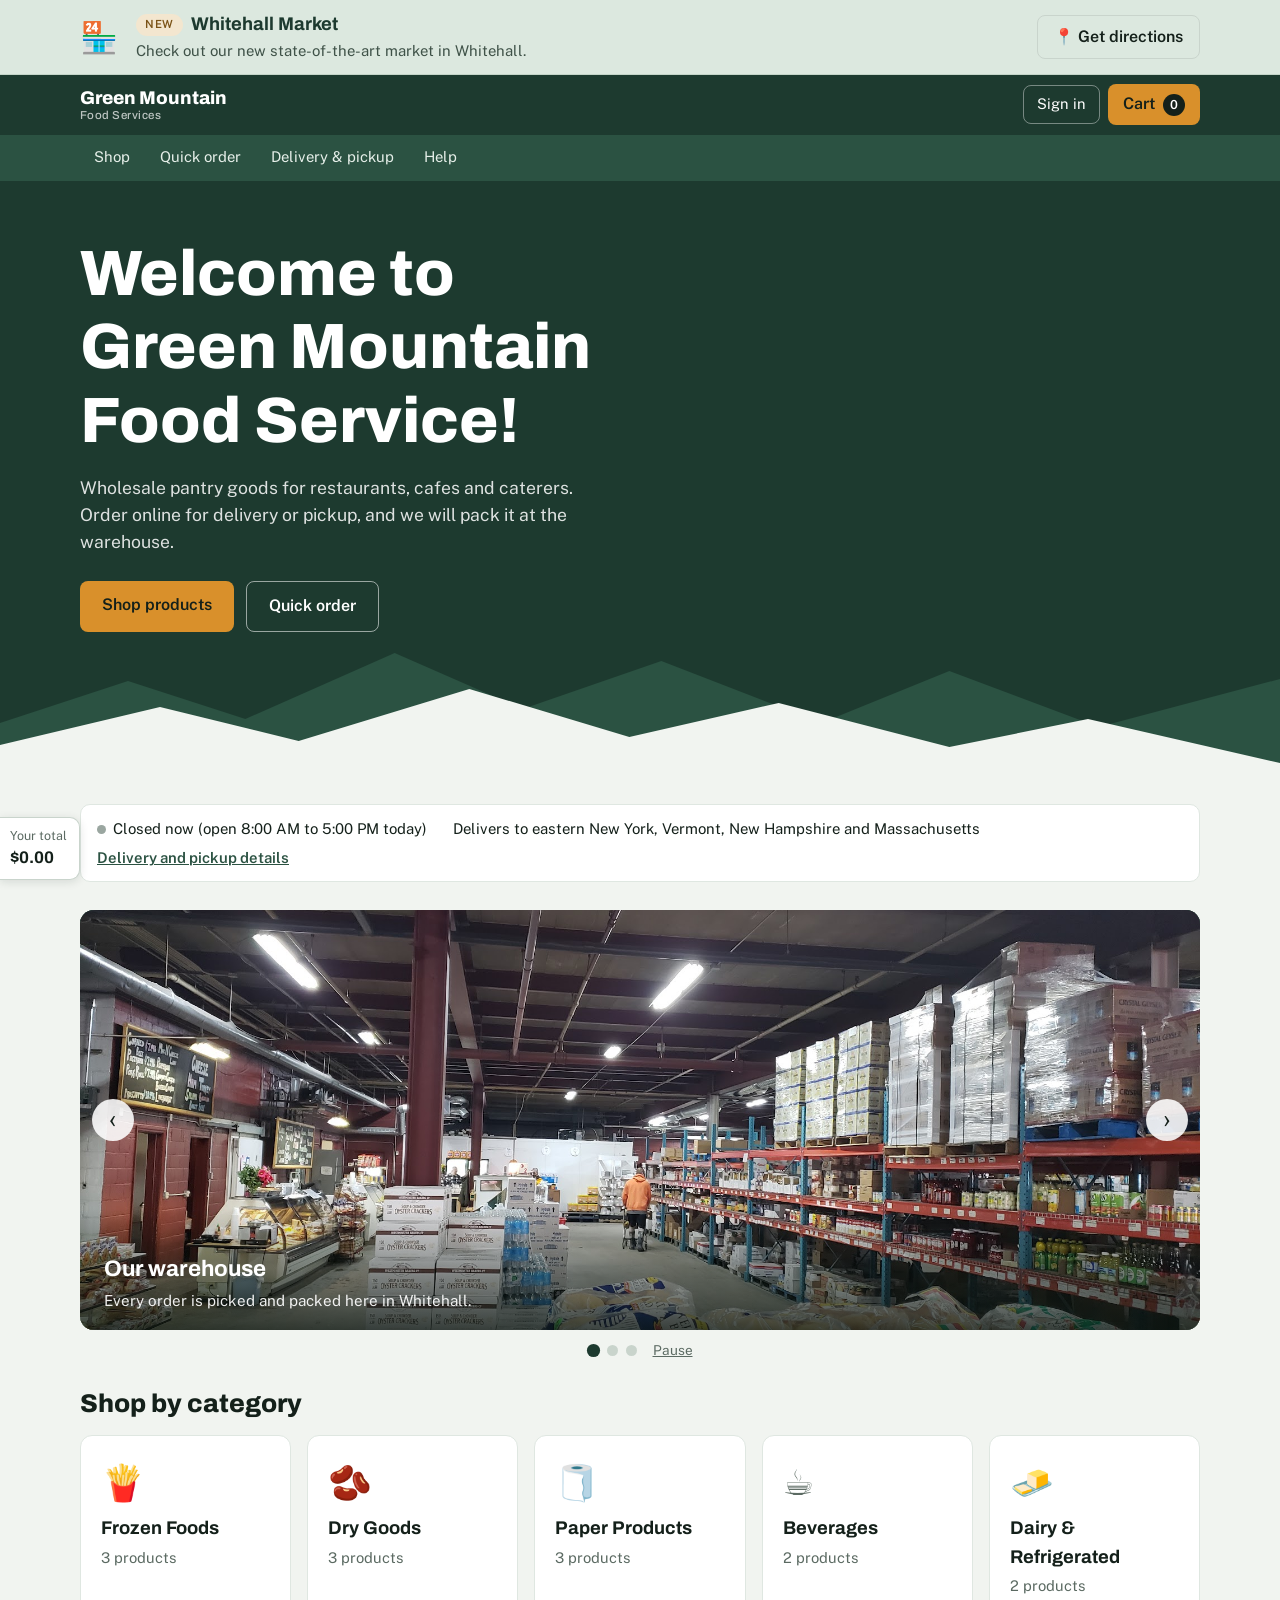
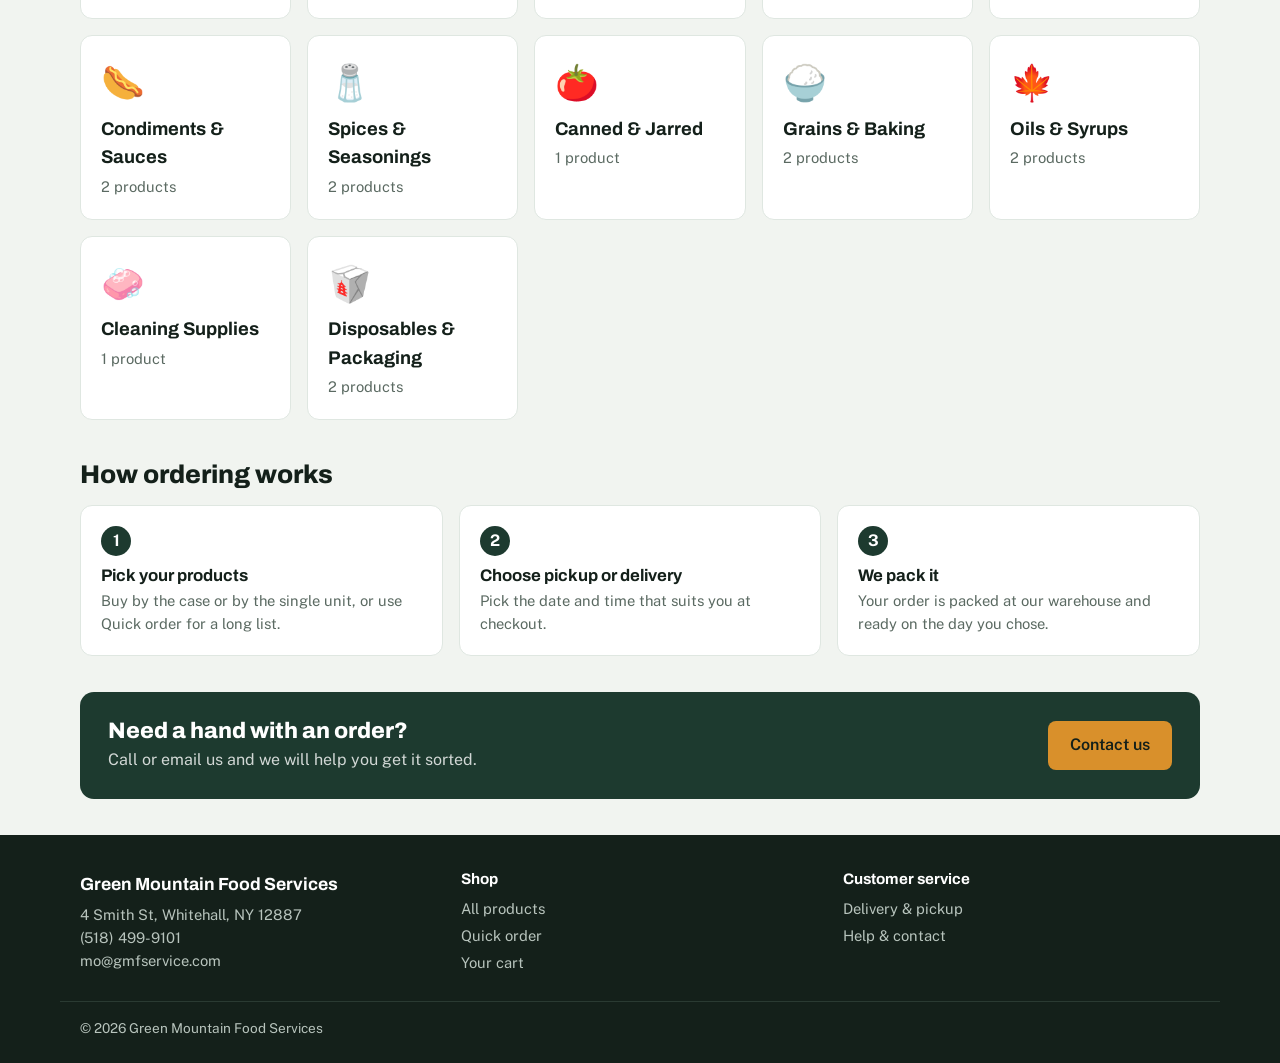
<file: index.html>
<!DOCTYPE html>
<html lang="en">
<head>
<meta charset="utf-8">
<meta name="viewport" content="width=device-width, initial-scale=1">
<title>Green Mountain Food Services</title>
<link rel="preconnect" href="https://fonts.googleapis.com">
<link rel="preconnect" href="https://fonts.gstatic.com" crossorigin>
<link href="https://fonts.googleapis.com/css2?family=Archivo:wght@500;700;800&family=Public+Sans:wght@400;500;600&display=swap" rel="stylesheet">
<link rel="stylesheet" href="style.css">
</head>
<body>
<div id="marketAd"></div>
<header>
  <div class="wrap bar">
    <a class="brand" href="index.html">Green Mountain<small>Food Services</small></a>
    <div class="nav">
      <a class="nav-btn" id="ordersLink" href="orders.html" hidden>Previous orders</a>
      <button class="nav-btn" id="acctBtn">Sign in</button>
      <button class="cart-btn" id="openCart" aria-label="Open cart">Cart <span id="count">0</span></button>
    </div>
  </div>
  <nav class="menu" aria-label="Main"><div class="wrap">
    <a href="products.html">Shop</a>
    <a href="quickorder.html">Quick order</a>
    <a href="delivery.html">Delivery &amp; pickup</a>
    <a href="help.html">Help</a>
  </div></nav>
</header>
<main>
<section class="hero"><div class="wrap">
  <h1>Welcome to Green Mountain Food Service!</h1>
  <p>Wholesale pantry goods for restaurants, cafes and caterers. Order online for delivery or pickup, and we will pack it at the warehouse.</p>
  <div class="hero-btns"><a class="btn" href="products.html">Shop products</a><a class="btn light" href="quickorder.html">Quick order</a></div>
</div>
<svg class="ridge" viewBox="0 0 1200 140" preserveAspectRatio="none" aria-hidden="true">
  <path d="M0 140V90l120-42 110 38 140-66 120 56 130-48 150 62 120-52 140 56 170-48v108z" fill="#2b5242"/>
  <path d="M0 140V112l150-38 130 34 160-52 150 48 140-34 160 44 130-28 180 44v26z" fill="#f1f4f0"/>
</svg></section>
<div class="wrap section"><div class="strip" id="infoStrip"></div>
  <div class="carousel" id="carousel" role="region" aria-roledescription="carousel" aria-label="Photos of our warehouse, trucks and products" hidden></div>
  <h2 class="cat-title">Shop by category</h2><div class="tiles" id="tiles"></div></div>
<div class="wrap section"><h2>How ordering works</h2><div class="steps">
  <div class="step"><b>1</b><h3>Pick your products</h3><p>Buy by the case or by the single unit, or use Quick order for a long list.</p></div>
  <div class="step"><b>2</b><h3>Choose pickup or delivery</h3><p>Pick the date and time that suits you at checkout.</p></div>
  <div class="step"><b>3</b><h3>We pack it</h3><p>Your order is packed at our warehouse and ready on the day you chose.</p></div>
</div>
<div class="band"><div><h2>Need a hand with an order?</h2><p>Call or email us and we will help you get it sorted.</p></div><a class="btn" href="help.html">Contact us</a></div></div>
</main>
<footer>
  <div class="wrap foot">
    <div><b class="fbrand">Green Mountain Food Services</b><p id="footInfo"></p></div>
    <div><h3>Shop</h3><a href="products.html">All products</a><a href="quickorder.html">Quick order</a><a href="cart.html">Your cart</a></div>
    <div><h3>Customer service</h3><a href="delivery.html">Delivery &amp; pickup</a><a href="help.html">Help &amp; contact</a></div>
  </div>
  <div class="wrap copy">&copy; <span id="yr"></span> Green Mountain Food Services</div>
</footer>

<div class="overlay" id="overlay"></div>
<aside class="drawer" id="drawer" aria-label="Shopping cart" aria-hidden="true">
  <div class="drawer-head"><h2>Your cart</h2><button class="x" id="closeCart" aria-label="Close cart">&times;</button></div>
  <div class="items" id="items"></div>
  <div class="drawer-foot">
    <div class="total"><span>Subtotal</span><span id="subtotal">$0.00</span></div>
    <a class="btn dark block" id="fullCart" href="cart.html">Show full cart</a>
    <a class="btn block disabled" id="checkoutBtn" href="checkout.html" aria-disabled="true">Check out</a>
  </div>
</aside>
<div class="modal" id="modal" role="dialog" aria-modal="true" aria-labelledby="mTitle"><div class="panel" id="panel"></div></div>
<button class="total-pin" id="totalPin" aria-label="Open cart"><span>Your total</span><b id="pinTotal">$0.00</b></button>
<div class="toast" id="toast" role="status"></div>
<script src="app.js"></script>
</body>
</html>
</file>
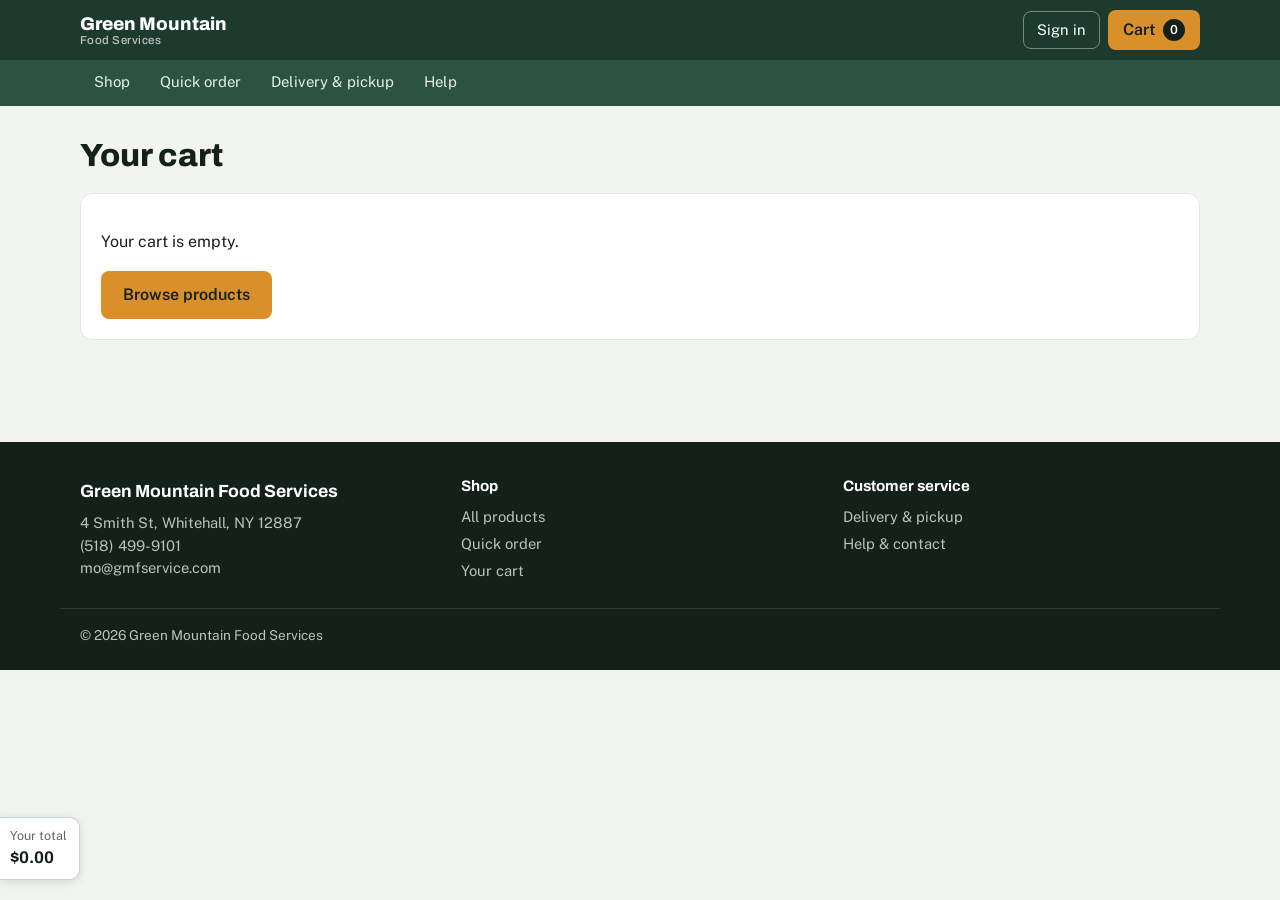
<file: cart.html>
<!DOCTYPE html>
<html lang="en">
<head>
<meta charset="utf-8">
<meta name="viewport" content="width=device-width, initial-scale=1">
<title>Your cart | Green Mountain Food Services</title>
<link rel="preconnect" href="https://fonts.googleapis.com">
<link rel="preconnect" href="https://fonts.gstatic.com" crossorigin>
<link href="https://fonts.googleapis.com/css2?family=Archivo:wght@500;700;800&family=Public+Sans:wght@400;500;600&display=swap" rel="stylesheet">
<link rel="stylesheet" href="style.css">
</head>
<body>
<header>
  <div class="wrap bar">
    <a class="brand" href="index.html">Green Mountain<small>Food Services</small></a>
    <div class="nav">
      <a class="nav-btn" id="ordersLink" href="orders.html" hidden>Previous orders</a>
      <button class="nav-btn" id="acctBtn">Sign in</button>
      <button class="cart-btn" id="openCart" aria-label="Open cart">Cart <span id="count">0</span></button>
    </div>
  </div>
  <nav class="menu" aria-label="Main"><div class="wrap">
    <a href="products.html">Shop</a>
    <a href="quickorder.html">Quick order</a>
    <a href="delivery.html">Delivery &amp; pickup</a>
    <a href="help.html">Help</a>
  </div></nav>
</header>
<main class="wrap page"><h1 class="page-title">Your cart</h1><div style="height:18px"></div><div id="cartPage"></div></main>
<footer>
  <div class="wrap foot">
    <div><b class="fbrand">Green Mountain Food Services</b><p id="footInfo"></p></div>
    <div><h3>Shop</h3><a href="products.html">All products</a><a href="quickorder.html">Quick order</a><a href="cart.html">Your cart</a></div>
    <div><h3>Customer service</h3><a href="delivery.html">Delivery &amp; pickup</a><a href="help.html">Help &amp; contact</a></div>
  </div>
  <div class="wrap copy">&copy; <span id="yr"></span> Green Mountain Food Services</div>
</footer>

<div class="overlay" id="overlay"></div>
<aside class="drawer" id="drawer" aria-label="Shopping cart" aria-hidden="true">
  <div class="drawer-head"><h2>Your cart</h2><button class="x" id="closeCart" aria-label="Close cart">&times;</button></div>
  <div class="items" id="items"></div>
  <div class="drawer-foot">
    <div class="total"><span>Subtotal</span><span id="subtotal">$0.00</span></div>
    <a class="btn dark block" id="fullCart" href="cart.html">Show full cart</a>
    <a class="btn block disabled" id="checkoutBtn" href="checkout.html" aria-disabled="true">Check out</a>
  </div>
</aside>
<div class="modal" id="modal" role="dialog" aria-modal="true" aria-labelledby="mTitle"><div class="panel" id="panel"></div></div>
<button class="total-pin" id="totalPin" aria-label="Open cart"><span>Your total</span><b id="pinTotal">$0.00</b></button>
<div class="toast" id="toast" role="status"></div>
<script src="app.js"></script>
</body>
</html>
</file>
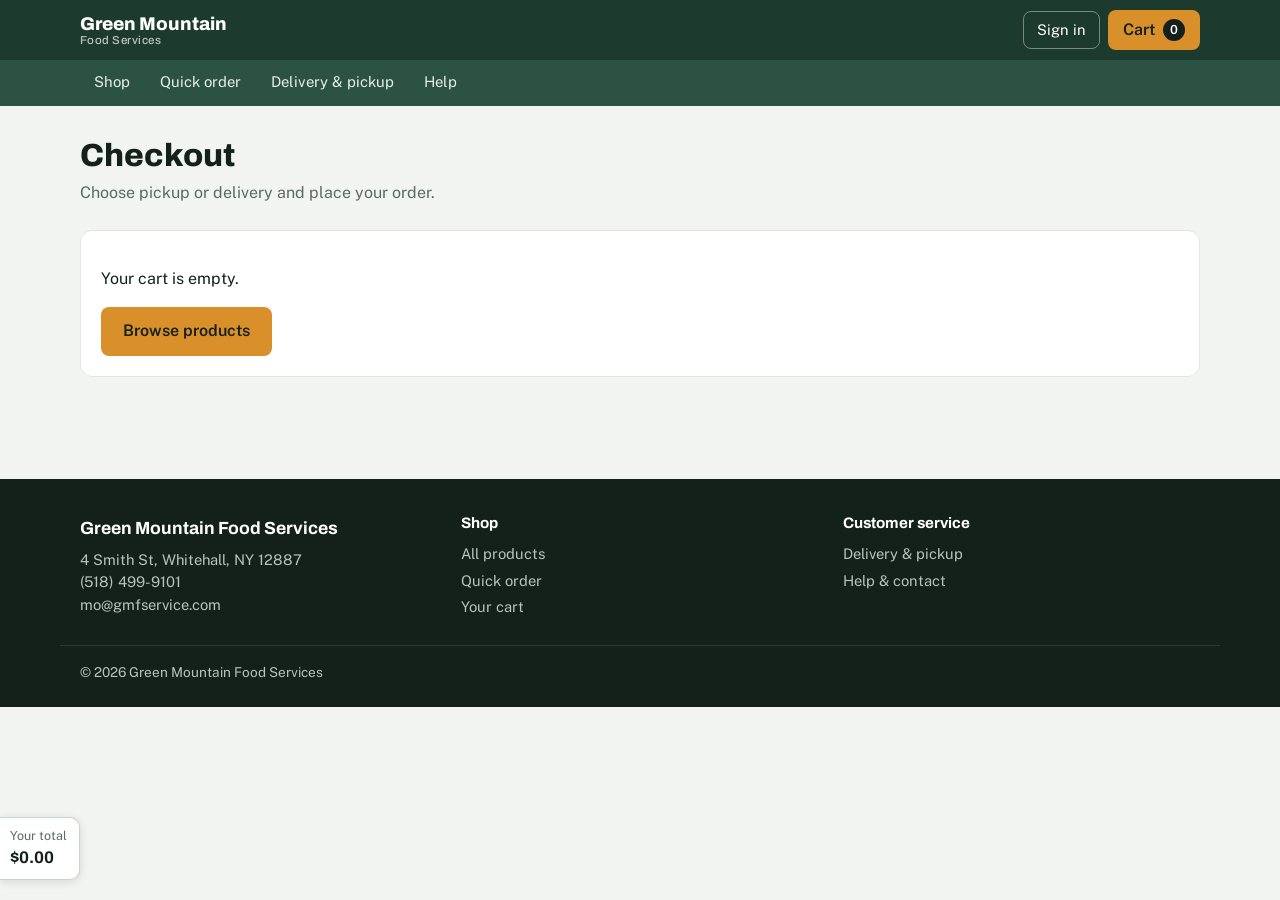
<file: checkout.html>
<!DOCTYPE html>
<html lang="en">
<head>
<meta charset="utf-8">
<meta name="viewport" content="width=device-width, initial-scale=1">
<title>Checkout | Green Mountain Food Services</title>
<link rel="preconnect" href="https://fonts.googleapis.com">
<link rel="preconnect" href="https://fonts.gstatic.com" crossorigin>
<link href="https://fonts.googleapis.com/css2?family=Archivo:wght@500;700;800&family=Public+Sans:wght@400;500;600&display=swap" rel="stylesheet">
<link rel="stylesheet" href="style.css">
</head>
<body>
<header>
  <div class="wrap bar">
    <a class="brand" href="index.html">Green Mountain<small>Food Services</small></a>
    <div class="nav">
      <a class="nav-btn" id="ordersLink" href="orders.html" hidden>Previous orders</a>
      <button class="nav-btn" id="acctBtn">Sign in</button>
      <button class="cart-btn" id="openCart" aria-label="Open cart">Cart <span id="count">0</span></button>
    </div>
  </div>
  <nav class="menu" aria-label="Main"><div class="wrap">
    <a href="products.html">Shop</a>
    <a href="quickorder.html">Quick order</a>
    <a href="delivery.html">Delivery &amp; pickup</a>
    <a href="help.html">Help</a>
  </div></nav>
</header>
<main class="wrap page"><h1 class="page-title">Checkout</h1><p class="page-sub">Choose pickup or delivery and place your order.</p><div id="checkoutPage"></div></main>
<footer>
  <div class="wrap foot">
    <div><b class="fbrand">Green Mountain Food Services</b><p id="footInfo"></p></div>
    <div><h3>Shop</h3><a href="products.html">All products</a><a href="quickorder.html">Quick order</a><a href="cart.html">Your cart</a></div>
    <div><h3>Customer service</h3><a href="delivery.html">Delivery &amp; pickup</a><a href="help.html">Help &amp; contact</a></div>
  </div>
  <div class="wrap copy">&copy; <span id="yr"></span> Green Mountain Food Services</div>
</footer>

<div class="overlay" id="overlay"></div>
<aside class="drawer" id="drawer" aria-label="Shopping cart" aria-hidden="true">
  <div class="drawer-head"><h2>Your cart</h2><button class="x" id="closeCart" aria-label="Close cart">&times;</button></div>
  <div class="items" id="items"></div>
  <div class="drawer-foot">
    <div class="total"><span>Subtotal</span><span id="subtotal">$0.00</span></div>
    <a class="btn dark block" id="fullCart" href="cart.html">Show full cart</a>
    <a class="btn block disabled" id="checkoutBtn" href="checkout.html" aria-disabled="true">Check out</a>
  </div>
</aside>
<div class="modal" id="modal" role="dialog" aria-modal="true" aria-labelledby="mTitle"><div class="panel" id="panel"></div></div>
<button class="total-pin" id="totalPin" aria-label="Open cart"><span>Your total</span><b id="pinTotal">$0.00</b></button>
<div class="toast" id="toast" role="status"></div>
<script src="app.js"></script>
</body>
</html>
</file>
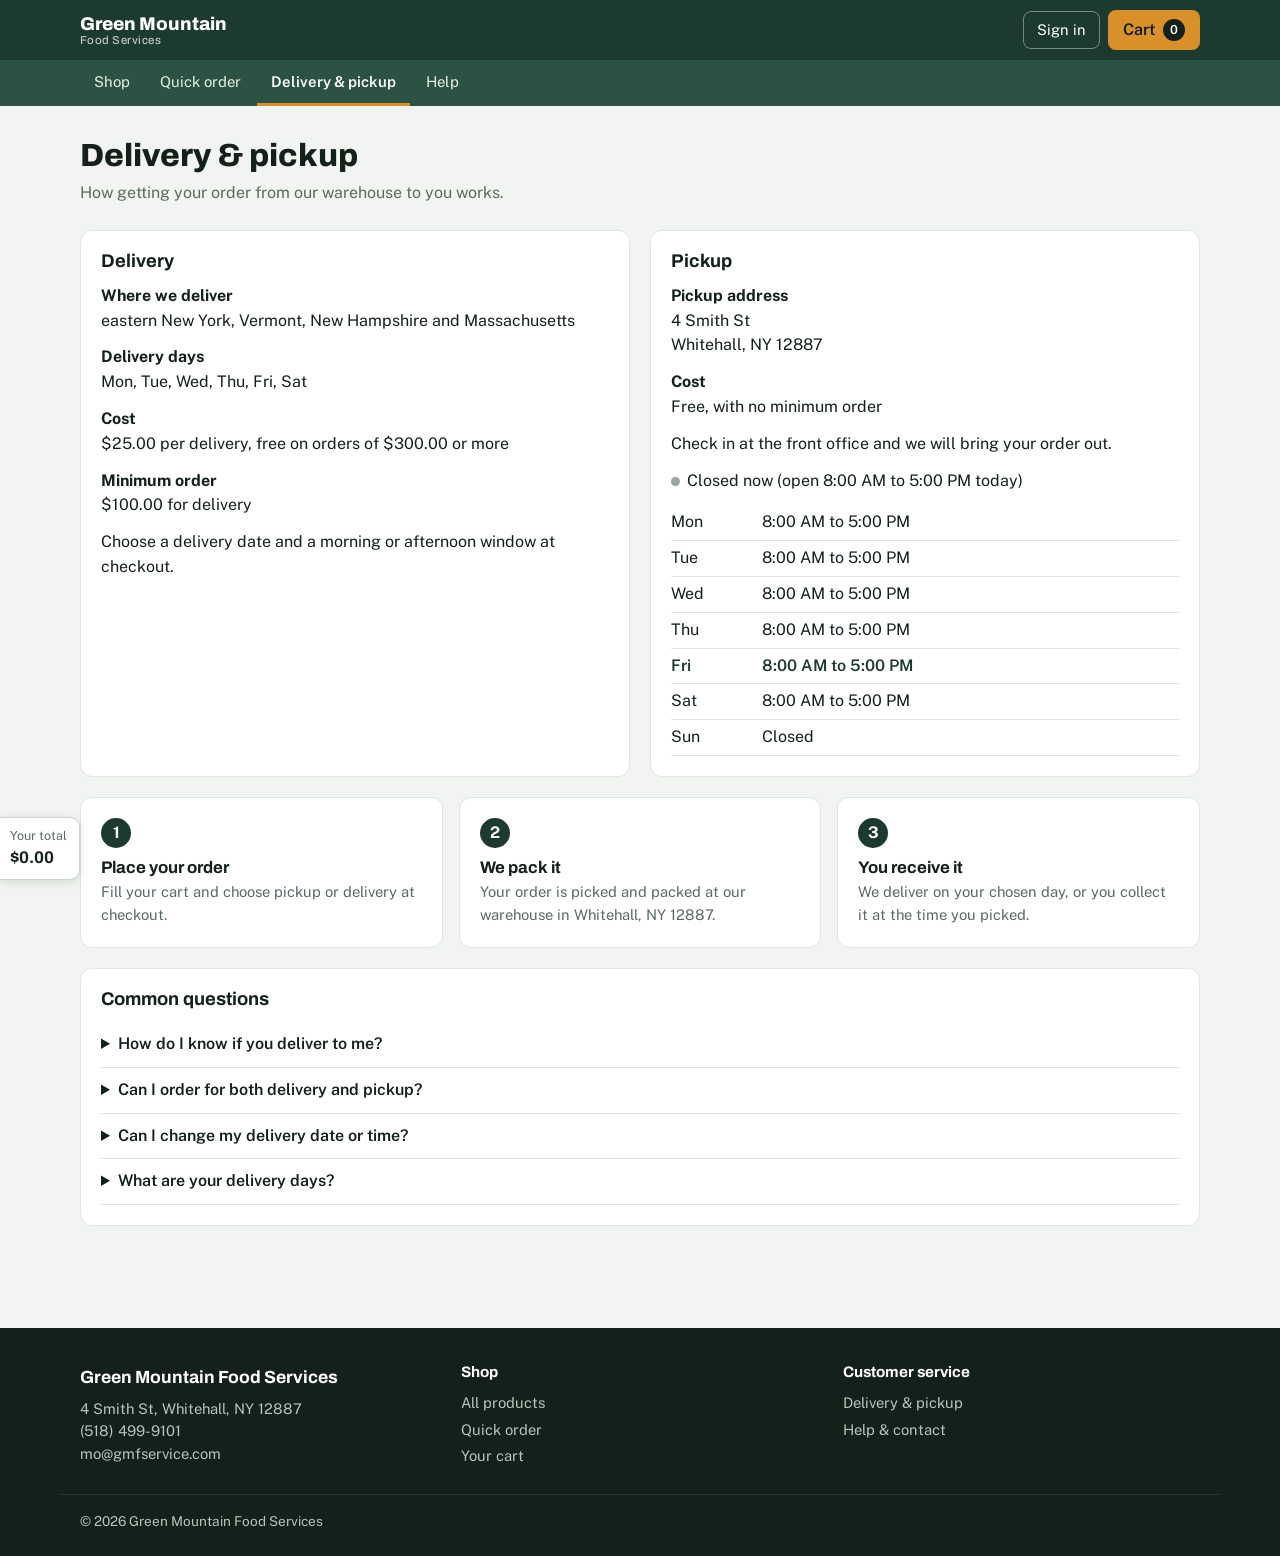
<file: delivery.html>
<!DOCTYPE html>
<html lang="en">
<head>
<meta charset="utf-8">
<meta name="viewport" content="width=device-width, initial-scale=1">
<title>Delivery and pickup | Green Mountain Food Services</title>
<link rel="preconnect" href="https://fonts.googleapis.com">
<link rel="preconnect" href="https://fonts.gstatic.com" crossorigin>
<link href="https://fonts.googleapis.com/css2?family=Archivo:wght@500;700;800&family=Public+Sans:wght@400;500;600&display=swap" rel="stylesheet">
<link rel="stylesheet" href="style.css">
</head>
<body>
<header>
  <div class="wrap bar">
    <a class="brand" href="index.html">Green Mountain<small>Food Services</small></a>
    <div class="nav">
      <a class="nav-btn" id="ordersLink" href="orders.html" hidden>Previous orders</a>
      <button class="nav-btn" id="acctBtn">Sign in</button>
      <button class="cart-btn" id="openCart" aria-label="Open cart">Cart <span id="count">0</span></button>
    </div>
  </div>
  <nav class="menu" aria-label="Main"><div class="wrap">
    <a href="products.html">Shop</a>
    <a href="quickorder.html">Quick order</a>
    <a href="delivery.html">Delivery &amp; pickup</a>
    <a href="help.html">Help</a>
  </div></nav>
</header>
<main class="wrap page"><h1 class="page-title">Delivery &amp; pickup</h1><p class="page-sub">How getting your order from our warehouse to you works.</p><div id="deliveryPage"></div></main>
<footer>
  <div class="wrap foot">
    <div><b class="fbrand">Green Mountain Food Services</b><p id="footInfo"></p></div>
    <div><h3>Shop</h3><a href="products.html">All products</a><a href="quickorder.html">Quick order</a><a href="cart.html">Your cart</a></div>
    <div><h3>Customer service</h3><a href="delivery.html">Delivery &amp; pickup</a><a href="help.html">Help &amp; contact</a></div>
  </div>
  <div class="wrap copy">&copy; <span id="yr"></span> Green Mountain Food Services</div>
</footer>

<div class="overlay" id="overlay"></div>
<aside class="drawer" id="drawer" aria-label="Shopping cart" aria-hidden="true">
  <div class="drawer-head"><h2>Your cart</h2><button class="x" id="closeCart" aria-label="Close cart">&times;</button></div>
  <div class="items" id="items"></div>
  <div class="drawer-foot">
    <div class="total"><span>Subtotal</span><span id="subtotal">$0.00</span></div>
    <a class="btn dark block" id="fullCart" href="cart.html">Show full cart</a>
    <a class="btn block disabled" id="checkoutBtn" href="checkout.html" aria-disabled="true">Check out</a>
  </div>
</aside>
<div class="modal" id="modal" role="dialog" aria-modal="true" aria-labelledby="mTitle"><div class="panel" id="panel"></div></div>
<button class="total-pin" id="totalPin" aria-label="Open cart"><span>Your total</span><b id="pinTotal">$0.00</b></button>
<div class="toast" id="toast" role="status"></div>
<script src="app.js"></script>
</body>
</html>
</file>
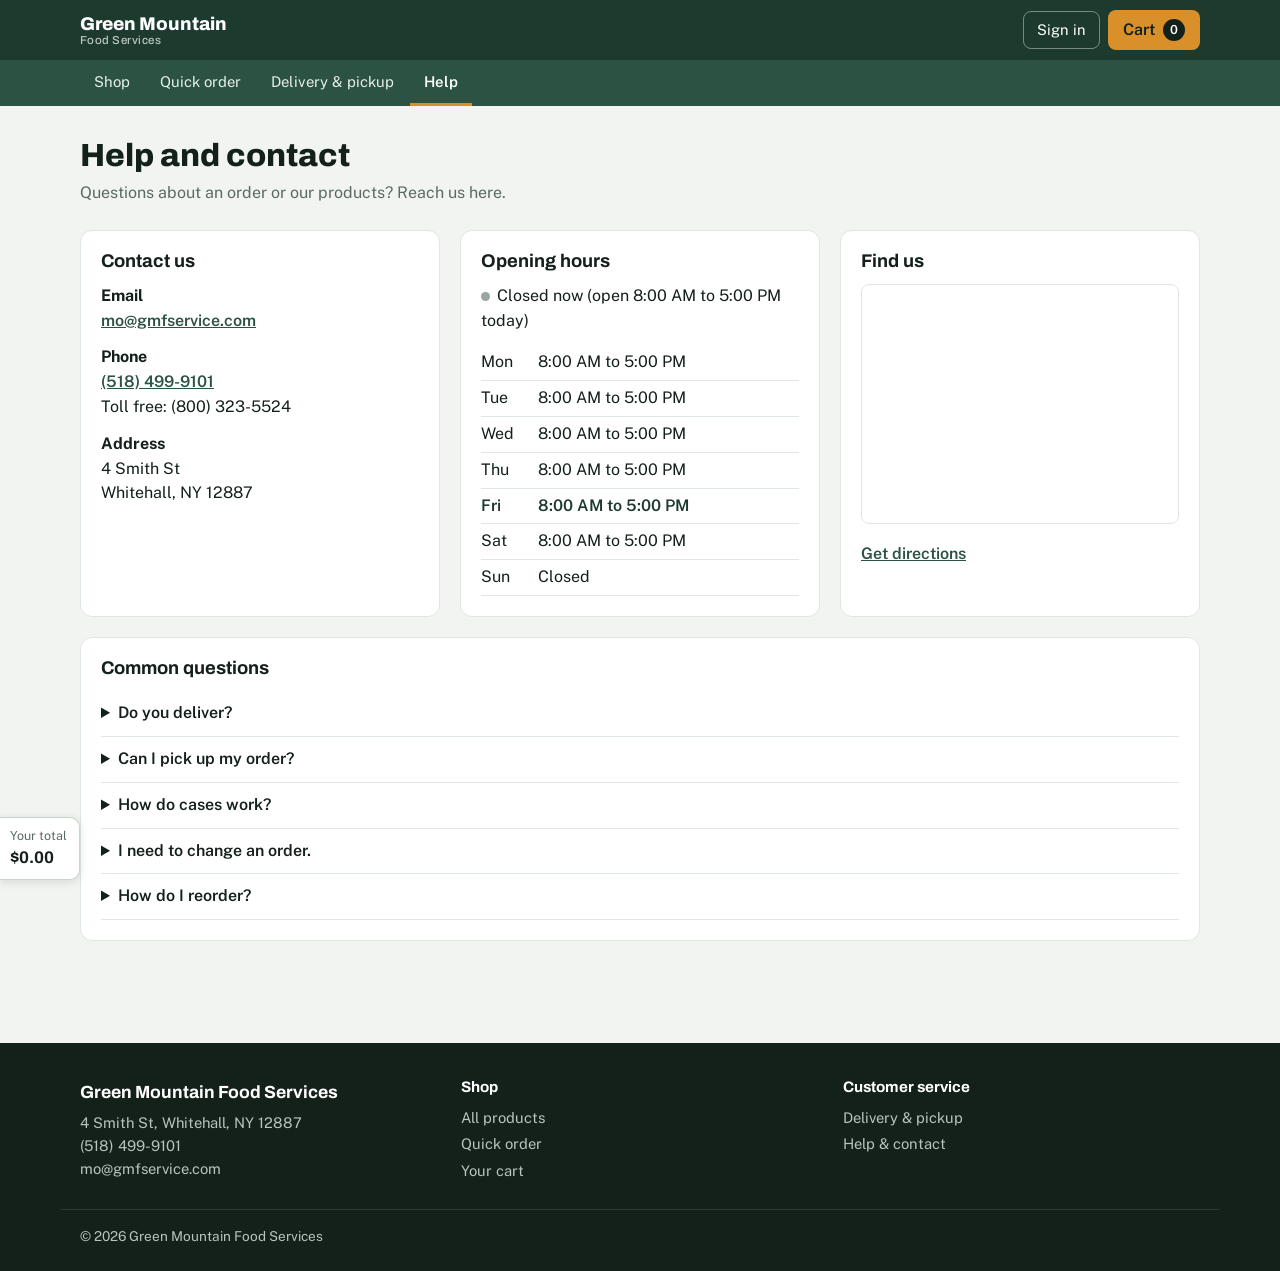
<file: help.html>
<!DOCTYPE html>
<html lang="en">
<head>
<meta charset="utf-8">
<meta name="viewport" content="width=device-width, initial-scale=1">
<title>Help | Green Mountain Food Services</title>
<link rel="preconnect" href="https://fonts.googleapis.com">
<link rel="preconnect" href="https://fonts.gstatic.com" crossorigin>
<link href="https://fonts.googleapis.com/css2?family=Archivo:wght@500;700;800&family=Public+Sans:wght@400;500;600&display=swap" rel="stylesheet">
<link rel="stylesheet" href="style.css">
</head>
<body>
<header>
  <div class="wrap bar">
    <a class="brand" href="index.html">Green Mountain<small>Food Services</small></a>
    <div class="nav">
      <a class="nav-btn" id="ordersLink" href="orders.html" hidden>Previous orders</a>
      <button class="nav-btn" id="acctBtn">Sign in</button>
      <button class="cart-btn" id="openCart" aria-label="Open cart">Cart <span id="count">0</span></button>
    </div>
  </div>
  <nav class="menu" aria-label="Main"><div class="wrap">
    <a href="products.html">Shop</a>
    <a href="quickorder.html">Quick order</a>
    <a href="delivery.html">Delivery &amp; pickup</a>
    <a href="help.html">Help</a>
  </div></nav>
</header>
<main class="wrap page"><h1 class="page-title">Help and contact</h1><p class="page-sub">Questions about an order or our products? Reach us here.</p><div id="helpPage"></div></main>
<footer>
  <div class="wrap foot">
    <div><b class="fbrand">Green Mountain Food Services</b><p id="footInfo"></p></div>
    <div><h3>Shop</h3><a href="products.html">All products</a><a href="quickorder.html">Quick order</a><a href="cart.html">Your cart</a></div>
    <div><h3>Customer service</h3><a href="delivery.html">Delivery &amp; pickup</a><a href="help.html">Help &amp; contact</a></div>
  </div>
  <div class="wrap copy">&copy; <span id="yr"></span> Green Mountain Food Services</div>
</footer>

<div class="overlay" id="overlay"></div>
<aside class="drawer" id="drawer" aria-label="Shopping cart" aria-hidden="true">
  <div class="drawer-head"><h2>Your cart</h2><button class="x" id="closeCart" aria-label="Close cart">&times;</button></div>
  <div class="items" id="items"></div>
  <div class="drawer-foot">
    <div class="total"><span>Subtotal</span><span id="subtotal">$0.00</span></div>
    <a class="btn dark block" id="fullCart" href="cart.html">Show full cart</a>
    <a class="btn block disabled" id="checkoutBtn" href="checkout.html" aria-disabled="true">Check out</a>
  </div>
</aside>
<div class="modal" id="modal" role="dialog" aria-modal="true" aria-labelledby="mTitle"><div class="panel" id="panel"></div></div>
<button class="total-pin" id="totalPin" aria-label="Open cart"><span>Your total</span><b id="pinTotal">$0.00</b></button>
<div class="toast" id="toast" role="status"></div>
<script src="app.js"></script>
</body>
</html>
</file>
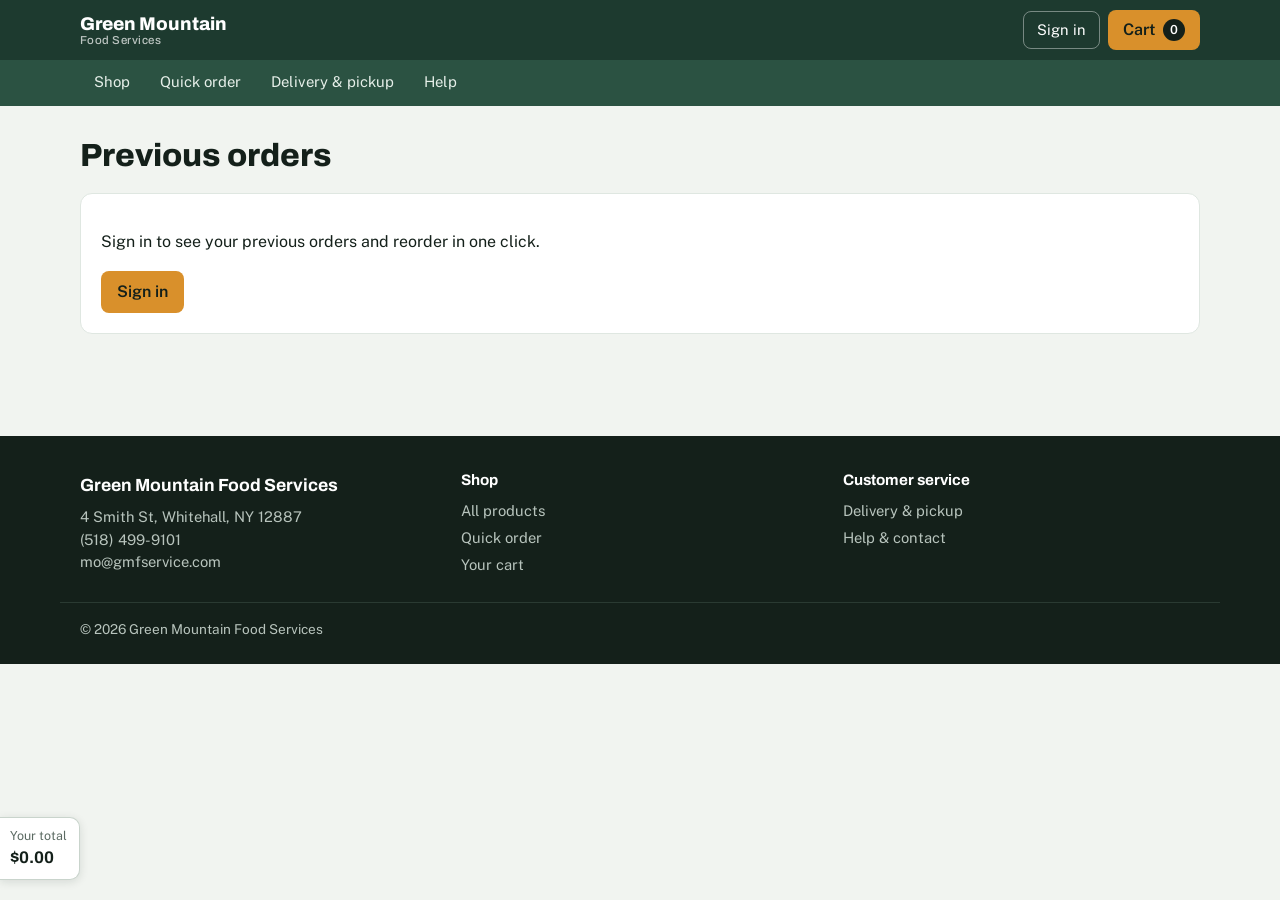
<file: orders.html>
<!DOCTYPE html>
<html lang="en">
<head>
<meta charset="utf-8">
<meta name="viewport" content="width=device-width, initial-scale=1">
<title>Previous orders | Green Mountain Food Services</title>
<link rel="preconnect" href="https://fonts.googleapis.com">
<link rel="preconnect" href="https://fonts.gstatic.com" crossorigin>
<link href="https://fonts.googleapis.com/css2?family=Archivo:wght@500;700;800&family=Public+Sans:wght@400;500;600&display=swap" rel="stylesheet">
<link rel="stylesheet" href="style.css">
</head>
<body>
<header>
  <div class="wrap bar">
    <a class="brand" href="index.html">Green Mountain<small>Food Services</small></a>
    <div class="nav">
      <a class="nav-btn" id="ordersLink" href="orders.html" hidden>Previous orders</a>
      <button class="nav-btn" id="acctBtn">Sign in</button>
      <button class="cart-btn" id="openCart" aria-label="Open cart">Cart <span id="count">0</span></button>
    </div>
  </div>
  <nav class="menu" aria-label="Main"><div class="wrap">
    <a href="products.html">Shop</a>
    <a href="quickorder.html">Quick order</a>
    <a href="delivery.html">Delivery &amp; pickup</a>
    <a href="help.html">Help</a>
  </div></nav>
</header>
<main class="wrap page"><h1 class="page-title">Previous orders</h1><div style="height:18px"></div><div id="ordersPage"></div></main>
<footer>
  <div class="wrap foot">
    <div><b class="fbrand">Green Mountain Food Services</b><p id="footInfo"></p></div>
    <div><h3>Shop</h3><a href="products.html">All products</a><a href="quickorder.html">Quick order</a><a href="cart.html">Your cart</a></div>
    <div><h3>Customer service</h3><a href="delivery.html">Delivery &amp; pickup</a><a href="help.html">Help &amp; contact</a></div>
  </div>
  <div class="wrap copy">&copy; <span id="yr"></span> Green Mountain Food Services</div>
</footer>

<div class="overlay" id="overlay"></div>
<aside class="drawer" id="drawer" aria-label="Shopping cart" aria-hidden="true">
  <div class="drawer-head"><h2>Your cart</h2><button class="x" id="closeCart" aria-label="Close cart">&times;</button></div>
  <div class="items" id="items"></div>
  <div class="drawer-foot">
    <div class="total"><span>Subtotal</span><span id="subtotal">$0.00</span></div>
    <a class="btn dark block" id="fullCart" href="cart.html">Show full cart</a>
    <a class="btn block disabled" id="checkoutBtn" href="checkout.html" aria-disabled="true">Check out</a>
  </div>
</aside>
<div class="modal" id="modal" role="dialog" aria-modal="true" aria-labelledby="mTitle"><div class="panel" id="panel"></div></div>
<button class="total-pin" id="totalPin" aria-label="Open cart"><span>Your total</span><b id="pinTotal">$0.00</b></button>
<div class="toast" id="toast" role="status"></div>
<script src="app.js"></script>
</body>
</html>
</file>
<file: style.css>
:root{--spruce:#1d3a2f;--spruce-2:#2b5242;--ink:#14201a;--stone:#f1f4f0;--mist:#dfe7e1;--line:#c9d4cc;--maple:#d9902b;--muted:#5b6a62;--danger:#b3261e;
--display:"Archivo","Arial Narrow",Arial,sans-serif;--body:"Public Sans",system-ui,-apple-system,"Segoe UI",sans-serif}
*{box-sizing:border-box}
[hidden]{display:none!important}
html{scroll-behavior:smooth}
body{margin:0;font-family:var(--body);color:var(--ink);background:var(--stone);line-height:1.55}
a{color:inherit}
h1,h2,h3{font-family:var(--display);margin:0;line-height:1.15}
button,input,select,textarea{font:inherit}
button{cursor:pointer}
:focus-visible{outline:3px solid var(--maple);outline-offset:2px}
.wrap{max-width:1160px;margin:0 auto;padding:0 20px}
.sr{position:absolute;width:1px;height:1px;overflow:hidden;clip:rect(0 0 0 0)}

/* buttons and links */
.btn{display:inline-block;background:var(--maple);color:var(--ink);font-weight:600;padding:12px 22px;border:0;border-radius:8px;text-decoration:none;text-align:center}
.btn.block{display:block;width:100%}
.btn.dark{background:var(--spruce);color:#fff}
.btn.ghost{background:none;border:1px solid var(--line);color:var(--ink)}
.btn.light{background:none;border:1px solid rgba(255,255,255,.55);color:#fff}
.btn.sm{padding:9px 16px}
.btn[disabled]{opacity:.45;cursor:not-allowed}
.link{background:none;border:0;padding:0;color:var(--spruce-2);font-weight:600;text-decoration:underline;cursor:pointer}
.size{color:var(--muted);font-size:.9rem}
.err{color:var(--danger);font-size:.9rem;min-height:1.2em;margin:10px 0 0}
.note{background:#fff4d6;border:1px solid #e3c36a;border-radius:8px;padding:10px 12px;font-size:.9rem;margin-top:12px}
.empty{color:var(--muted);padding:16px 0}

/* header */
header{background:var(--spruce);color:#fff;position:sticky;top:0;z-index:20}
.bar{display:flex;align-items:center;justify-content:space-between;gap:10px;flex-wrap:wrap;min-height:60px;padding-top:6px;padding-bottom:6px}
.brand{font-family:var(--display);font-weight:800;font-size:1.15rem;text-decoration:none;color:#fff;line-height:1.1}
.brand small{display:block;font-weight:500;font-size:.72rem;opacity:.7;letter-spacing:.04em}
.nav{display:flex;align-items:center;gap:8px;flex-wrap:wrap}
.nav-btn{background:none;border:1px solid rgba(255,255,255,.4);color:#fff;border-radius:8px;padding:7px 13px;text-decoration:none;font-size:.92rem;display:inline-block}
.cart-btn{background:var(--maple);color:var(--ink);border:0;border-radius:8px;padding:8px 15px;font-weight:600;display:inline-flex;gap:8px;align-items:center}
.cart-btn span{background:var(--ink);color:#fff;border-radius:99px;min-width:22px;height:22px;display:grid;place-items:center;font-size:.78rem}
.menu{background:var(--spruce-2)}
.menu .wrap{display:flex;gap:2px;overflow-x:auto}
.menu a{color:#e6efe9;text-decoration:none;padding:10px 14px;font-size:.93rem;white-space:nowrap;border-bottom:3px solid transparent}
.menu a:hover{color:#fff}
.menu a[aria-current=page]{color:#fff;border-bottom-color:var(--maple);font-weight:600}

/* home */
.hero{background:var(--spruce);color:#fff;position:relative;overflow:hidden}
.hero .wrap{padding-top:56px;padding-bottom:140px;position:relative;z-index:1}
.hero h1{font-weight:800;font-size:clamp(2.2rem,6vw,4rem);max-width:14ch}
.hero p{max-width:48ch;font-size:1.1rem;opacity:.85;margin:16px 0 26px}
.hero-btns{display:flex;gap:12px;flex-wrap:wrap}
.ridge{position:absolute;left:0;right:0;bottom:-1px;width:100%;height:140px;display:block}
.section{padding-top:32px;padding-bottom:8px}
.section h2{font-size:1.6rem;font-weight:800;margin-bottom:16px}
.strip{background:#fff;border:1px solid var(--mist);border-radius:10px;padding:12px 16px;margin-bottom:28px;display:flex;flex-wrap:wrap;gap:6px 26px;font-size:.93rem}
.dot{display:inline-block;width:9px;height:9px;border-radius:50%;margin-right:7px;background:#9aa6a0}
.dot.open{background:#2e8b57}
.tiles,.steps{display:grid;grid-template-columns:repeat(auto-fit,minmax(210px,1fr));gap:16px}
.tile,.step{background:#fff;border:1px solid var(--mist);border-radius:12px;padding:20px}
.tile{text-decoration:none;display:flex;flex-direction:column;gap:4px}
.tile:hover{border-color:var(--spruce-2)}
.tile .em{font-size:2.2rem}
.tile b{font-family:var(--display);font-size:1.15rem}
.tile span,.step p{color:var(--muted);font-size:.92rem;margin:0}
.step b{display:inline-grid;place-items:center;width:30px;height:30px;border-radius:50%;background:var(--spruce);color:#fff;margin-bottom:10px}
.step h3{font-size:1.05rem;margin-bottom:4px}
.band{background:var(--spruce);color:#fff;border-radius:14px;padding:26px 28px;display:flex;flex-wrap:wrap;gap:16px;align-items:center;justify-content:space-between;margin:36px 0 8px}
.band h2{font-size:1.4rem;margin:0 0 4px}
.band p{margin:0;opacity:.8}

/* page frame */
.page{padding-top:32px;padding-bottom:64px}
.page-title{font-size:2rem;font-weight:800}
.page-sub{color:var(--muted);margin:6px 0 24px}
.box,.panel-box,.hcard{background:#fff;border:1px solid var(--mist);border-radius:12px}
.box{padding:4px 18px}
.panel-box,.hcard{padding:20px;margin-bottom:18px}
.panel-box h2,.hcard h3{font-size:1.15rem;margin-bottom:12px}
.hcard p{margin:0 0 12px}

/* products */
.shoplayout{display:grid;grid-template-columns:260px 1fr;gap:28px;align-items:start}
.filters{position:sticky;top:116px;background:#fff;border:1px solid var(--mist);border-radius:12px;padding:16px}
.search{width:100%;padding:11px 12px;border:1px solid var(--line);border-radius:8px;background:#fff}
.fbox{margin-top:12px}
.fbox summary{cursor:pointer;font-weight:600;padding:6px 0}
.fgroup{margin-top:16px}
.fgroup h3{font-size:.78rem;text-transform:uppercase;letter-spacing:.07em;color:var(--muted);margin-bottom:6px}
.check{display:flex;align-items:center;gap:8px;padding:4px 0;cursor:pointer}
.check input{margin:0;width:auto}
.check .n{margin-left:auto;color:var(--muted);font-size:.85rem}
.fgroup input[type=range]{width:100%;accent-color:var(--spruce)}
.fbox .btn{margin-top:16px;width:100%}
.shop-top{display:flex;justify-content:space-between;align-items:center;gap:12px;flex-wrap:wrap;margin-bottom:16px}
.shop-top p{margin:0}
.sortlab{font-size:.9rem;color:var(--muted)}
.sortlab select{margin-left:6px;padding:8px 10px;border:1px solid var(--line);border-radius:8px;background:#fff;color:var(--ink)}
.grid{display:grid;grid-template-columns:repeat(auto-fill,minmax(235px,1fr));gap:18px;align-items:start}
.card{background:#fff;border:1px solid var(--mist);border-radius:12px;overflow:hidden;display:flex;flex-direction:column}
.thumb{height:140px;display:grid;place-items:center;font-size:4rem;position:relative;overflow:hidden}
.thumb img{position:absolute;inset:0;width:100%;height:100%;object-fit:cover}
.tag{position:absolute;top:10px;left:10px;background:var(--maple);color:var(--ink);font-size:.75rem;font-weight:600;padding:3px 9px;border-radius:99px;z-index:1}
.info{padding:16px;display:flex;flex-direction:column;gap:4px}
.cat{font-size:.8rem;font-weight:600;color:var(--spruce-2)}
.info h3{font-size:1.05rem;font-weight:700}
.price{font-family:var(--display);font-weight:800;font-size:1.3rem;margin-top:6px}
.price small{font-family:var(--body);font-weight:400;font-size:.8rem;color:var(--muted)}
.buyrow{display:flex;align-items:stretch;margin-top:8px;border:1px solid var(--line);border-radius:8px;overflow:hidden}
.buyrow button{border:0;background:#eaf1ec;color:var(--spruce);padding:9px 10px;font-weight:500;white-space:nowrap}
.buyrow button:last-child{flex:1}
.buyrow.alt button{background:#fff}
.buyrow button:hover{background:var(--mist)}
.buyrow select{border:0;border-left:1px solid var(--line);border-right:1px solid var(--line);background:#fff;color:var(--ink);padding:0 4px;font-weight:500;min-width:62px}
.more{background:none;border:0;color:var(--spruce-2);font-weight:600;padding:10px 0 0;text-align:left;text-decoration:none}
.more:hover{color:var(--spruce)}
.detail{margin-top:10px;padding-top:10px;border-top:1px solid var(--mist);font-size:.9rem}
.detail p{margin:0 0 8px;color:var(--muted)}
.detail dl{display:grid;grid-template-columns:auto 1fr;gap:4px 12px;margin:0}
.detail dt{font-weight:600}.detail dd{margin:0}

/* cart */
.cart-layout{display:grid;grid-template-columns:1fr 340px;gap:24px;align-items:start}
.line{display:grid;grid-template-columns:44px 1fr auto;gap:12px;align-items:center;padding:14px 0;border-bottom:1px solid var(--mist)}
.line:last-child{border-bottom:0}
.line .em{font-size:2rem;text-align:center}
.line b{display:block;font-size:.95rem}
.lt{width:44px;height:44px;object-fit:cover;border-radius:6px;display:block}
.qty{display:flex;align-items:center;gap:8px;margin-top:6px}
.qty button{width:26px;height:26px;border:1px solid var(--line);background:#fff;border-radius:6px}
.qty .rm{width:auto;height:auto;border:0;background:none;color:var(--muted);text-decoration:underline;font-size:.82rem;margin-left:6px}
.sumbox{padding:18px}
.total{display:flex;justify-content:space-between;font-weight:600;font-size:1.1rem;margin-bottom:14px}
.save{color:var(--spruce-2);font-weight:600;margin:0 0 10px}
.drawer{position:fixed;top:0;right:0;bottom:0;width:min(400px,100%);background:#fff;z-index:40;transform:translateX(100%);transition:transform .25s;display:flex;flex-direction:column}
.drawer.open{transform:none}
.drawer-head{display:flex;justify-content:space-between;align-items:center;padding:18px 20px;border-bottom:1px solid var(--mist)}
.drawer-head h2{font-size:1.3rem}
.x{background:none;border:0;font-size:1.6rem;line-height:1;padding:4px 8px}
.items{flex:1;overflow-y:auto;padding:8px 20px}
.drawer-foot{padding:18px 20px;border-top:1px solid var(--mist)}
.drawer-foot .btn{margin-top:10px}
.overlay{position:fixed;inset:0;background:rgba(10,20,15,.5);opacity:0;pointer-events:none;transition:opacity .2s;z-index:30}
.overlay.open{opacity:1;pointer-events:auto}
.total-pin{position:fixed;left:0;bottom:20px;z-index:15;background:#fff;border:1px solid var(--line);border-left:0;border-radius:0 10px 10px 0;padding:8px 12px 8px 10px;text-align:left;color:var(--ink);box-shadow:0 2px 10px rgba(20,32,26,.12)}
.total-pin span{display:block;font-size:.78rem;color:var(--muted)}
.total-pin b{font-family:var(--display);font-size:1.05rem}

/* checkout */
.checkout-layout{display:grid;grid-template-columns:1fr 380px;gap:28px;align-items:start}
.f{display:block;font-weight:600;font-size:.9rem;margin-top:12px}
.f:first-child{margin-top:0}
.row2 .f{margin-top:0}
.row2{margin-top:12px}
.panel-box h2+.row2,.hcard h3+form .row2:first-child{margin-top:0}
.f input,.f select,.f textarea{width:100%;margin-top:5px;padding:10px 12px;border:1px solid var(--line);border-radius:8px;background:#fff;font-weight:400}
.row2{display:grid;grid-template-columns:1fr 1fr;gap:12px}
.opts{display:grid;grid-template-columns:1fr 1fr;gap:12px;margin-bottom:6px}
.opt{position:relative;border:2px solid var(--line);border-radius:10px;padding:14px;cursor:pointer;display:block}
.opt input{position:absolute;opacity:0;pointer-events:none}
.opt b{display:block}
.opt span{color:var(--muted);font-size:.88rem}
.opt:has(input:checked){border-color:var(--spruce);background:#eef5f0}
.opt:has(input:focus-visible){outline:3px solid var(--maple)}
.sum-line{display:flex;justify-content:space-between;gap:12px;padding:6px 0;font-size:.93rem}
.sum-top{border-top:1px solid var(--mist);margin-top:8px;padding-top:12px}
.sum-total{font-weight:700;font-size:1.15rem}
.done{text-align:center;padding:36px 20px}
.done .em{font-size:3rem}
.done .btns{display:flex;gap:10px;justify-content:center;flex-wrap:wrap;margin-top:18px}

/* orders, quick order, help */
.stats{display:grid;grid-template-columns:repeat(auto-fit,minmax(150px,1fr));gap:12px;margin-bottom:14px}
.stats div{background:#fff;border:1px solid var(--mist);border-radius:10px;padding:14px 16px}
.stats b{display:block;font-family:var(--display);font-size:1.5rem}
.stats span{color:var(--muted);font-size:.85rem}
.order{background:#fff;border:1px solid var(--mist);border-radius:10px;padding:14px 16px;margin-bottom:12px;line-height:1.6}
.badge{display:inline-block;font-size:.75rem;font-weight:600;padding:2px 9px;border-radius:99px;background:var(--mist);color:var(--spruce)}
.qrow{display:grid;grid-template-columns:1fr 150px 150px 90px;gap:14px;align-items:center;background:#fff;border:1px solid var(--mist);border-radius:10px;padding:12px 16px;margin-bottom:8px}
.qhead{background:none;border:0;padding-top:0;padding-bottom:0;color:var(--muted);font-size:.85rem;font-weight:600}
.qinfo{display:flex;gap:12px;align-items:center}
.qem{font-size:1.8rem;width:44px;text-align:center}
.qf{display:block}
.qf input{width:100%;padding:8px 10px;border:1px solid var(--line);border-radius:8px}
.qf small{display:block;color:var(--muted);font-size:.78rem;margin-top:3px}
.qlab{display:none}
.qtot{text-align:right;font-weight:600}
.qfoot{display:flex;justify-content:space-between;align-items:center;gap:16px;flex-wrap:wrap;background:#fff;border:1px solid var(--mist);border-radius:10px;padding:16px;margin-top:14px}
.help-grid{display:grid;grid-template-columns:repeat(auto-fit,minmax(300px,1fr));gap:20px}
.help-grid .hcard{margin:0}
.hours{width:100%;border-collapse:collapse}
.hours td{padding:5px 0;border-bottom:1px solid var(--mist)}
.hours tr.today{font-weight:600;color:var(--spruce)}
.map{width:100%;height:240px;border:1px solid var(--mist);border-radius:8px;margin-bottom:10px}
details.q{border-bottom:1px solid var(--mist);padding:10px 0}
details.q summary{cursor:pointer;font-weight:600}
details.q p{margin:8px 0 0;color:var(--muted)}

/* modal, toast, footer */
.modal{position:fixed;inset:0;z-index:50;display:none;place-items:center;padding:16px;background:rgba(10,20,15,.55)}
.modal.open{display:grid}
.panel{background:#fff;border-radius:12px;padding:26px;width:min(460px,100%);max-height:92vh;overflow-y:auto}
.panel h2{margin-bottom:14px;font-size:1.4rem}
.tabs{display:flex;gap:8px;margin-bottom:4px}
.chip{border:1px solid var(--line);background:#fff;border-radius:99px;padding:7px 16px;font-weight:500}
.chip[aria-pressed=true]{background:var(--spruce);color:#fff;border-color:var(--spruce)}
.actions{display:flex;gap:10px;margin-top:18px}
.actions .btn{flex:1}
.toast{position:fixed;left:50%;bottom:24px;transform:translate(-50%,30px);background:var(--ink);color:#fff;padding:11px 18px;border-radius:8px;opacity:0;transition:.25s;z-index:60;pointer-events:none}
.toast.show{opacity:1;transform:translate(-50%,0)}
footer{background:var(--ink);color:#b8c4bd;padding:36px 0 24px;margin-top:20px;font-size:.92rem}
.foot{display:grid;grid-template-columns:repeat(auto-fit,minmax(200px,1fr));gap:24px}
.foot h3{color:#fff;font-size:.95rem;margin-bottom:8px}
.foot a{display:block;color:#b8c4bd;text-decoration:none;padding:2px 0}
.foot a:hover{color:#fff}
.foot p{margin:6px 0 0}
.fbrand{color:#fff;font-family:var(--display);font-size:1.1rem}
.copy{margin-top:24px;padding-top:16px;border-top:1px solid #2a3a32;font-size:.85rem}

@media (max-width:900px){.checkout-layout,.cart-layout{grid-template-columns:1fr}}
@media (max-width:820px){.shoplayout{grid-template-columns:1fr}.filters{position:static}}
@media (max-width:700px){
  .qrow{grid-template-columns:1fr 1fr}.qinfo{grid-column:1/-1}.qtot{grid-column:1/-1;text-align:left}
  .qhead{display:none}.qlab{display:block;font-size:.8rem;font-weight:600}
}
@media (max-width:560px){.total-pin span{display:none}.total-pin{bottom:12px;padding:6px 10px 6px 8px}.row2,.opts{grid-template-columns:1fr}.nav-btn{padding:6px 10px;font-size:.85rem}.brand{font-size:1rem}}
@media (prefers-reduced-motion:reduce){*{transition:none!important;scroll-behavior:auto!important}}
.btn.disabled{opacity:.45;cursor:not-allowed}

/* Whitehall Market banner (very top of the home page) */
.mbanner{background:#dce8df;border-bottom:1px solid #c3d4c8}
.mbanner-in{display:flex;align-items:center;gap:10px 18px;flex-wrap:wrap;padding-top:12px;padding-bottom:12px}
.mb-ic{font-size:1.9rem;line-height:1}
.mb-tx{flex:1;min-width:220px}
.mb-tx h2{display:inline;font-size:1.15rem;font-weight:700;color:var(--spruce);margin-left:8px;vertical-align:middle}
.mb-tx p{margin:2px 0 0;color:#3f5248;font-size:.93rem}
.market-new{display:inline-block;vertical-align:middle;background:#f3e6cf;color:#7a5216;font-weight:600;font-size:.7rem;letter-spacing:.06em;text-transform:uppercase;padding:2px 9px;border-radius:99px}
.mb-btn{white-space:nowrap;background:transparent;color:var(--spruce);border-color:#8fae99}
.mb-btn:hover{background:#cfdfd4;border-color:var(--spruce-2)}
@media (max-width:560px){.mb-ic{display:none}.mb-btn{width:100%}}
/* carousel */
.carousel{margin-bottom:12px}
.c-view{position:relative;overflow:hidden;border-radius:14px;background:var(--spruce)}
.c-track{display:flex;transition:transform .5s ease}
.c-slide{flex:0 0 100%;margin:0;position:relative;aspect-ratio:16/6;min-height:200px;overflow:hidden}
.c-ph{position:absolute;inset:0;display:grid;place-items:center;color:#fff}
.c-ph span{font-size:5rem;opacity:.9}
.c-slide img{position:absolute;inset:0;width:100%;height:100%;object-fit:cover}
.c-slide figcaption{position:absolute;left:0;right:0;bottom:0;padding:44px 24px 18px;color:#fff;background:linear-gradient(transparent,rgba(10,20,15,.78));display:flex;flex-direction:column;gap:2px}
.c-slide figcaption b{font-family:var(--display);font-size:1.4rem}
.c-slide figcaption span{font-size:.95rem;opacity:.92;max-width:60ch}
.c-btn{position:absolute;top:50%;transform:translateY(-50%);width:42px;height:42px;border:0;border-radius:50%;background:rgba(255,255,255,.88);color:var(--ink);font-size:1.7rem;line-height:1;display:grid;place-items:center;padding:0 0 3px}
.c-btn:hover{background:#fff}
.c-prev{left:12px}.c-next{right:12px}
.c-bar{display:flex;align-items:center;justify-content:center;gap:16px;margin-top:10px}
.c-dots{display:flex;gap:8px}
.c-dot{width:11px;height:11px;border-radius:50%;border:0;padding:0;background:var(--line)}
.c-dot[aria-current=true]{background:var(--spruce);transform:scale(1.2)}
.c-pause{background:none;border:0;color:var(--muted);font-size:.85rem;text-decoration:underline;padding:0}
.cat-title{margin-top:28px}
/* category buttons (products page) */
.catbar{display:flex;flex-wrap:wrap;gap:8px;margin-bottom:16px}
.cbtn{border:1px solid var(--line);background:#fff;color:var(--ink);border-radius:99px;padding:8px 14px;font-weight:500;font-size:.92rem;display:inline-flex;gap:8px;align-items:center}
.cbtn span{color:var(--muted);font-size:.8rem}
.cbtn:hover{border-color:var(--spruce-2)}
.cbtn[aria-pressed=true]{background:var(--spruce);color:#fff;border-color:var(--spruce)}
.cbtn[aria-pressed=true] span{color:#cfe0d6}
.code{font-size:.8rem;color:var(--muted);letter-spacing:.02em}
/* quick order search */
.qsearch{margin-bottom:12px;max-width:340px}
.qsearch input{width:100%;padding:9px 12px;border:1px solid var(--line);border-radius:8px;background:#fff}
@media (max-width:700px){
  .catbar{flex-wrap:nowrap;overflow-x:auto;padding-bottom:6px;margin-right:-20px;padding-right:20px}
  .cbtn{white-space:nowrap;flex:0 0 auto}
  .c-slide{aspect-ratio:4/3}
  .c-ph span{font-size:3.6rem}
}
.shoplayout>*{min-width:0}
@media (max-width:820px){.shoplayout{grid-template-columns:minmax(0,1fr)}}
</file>
